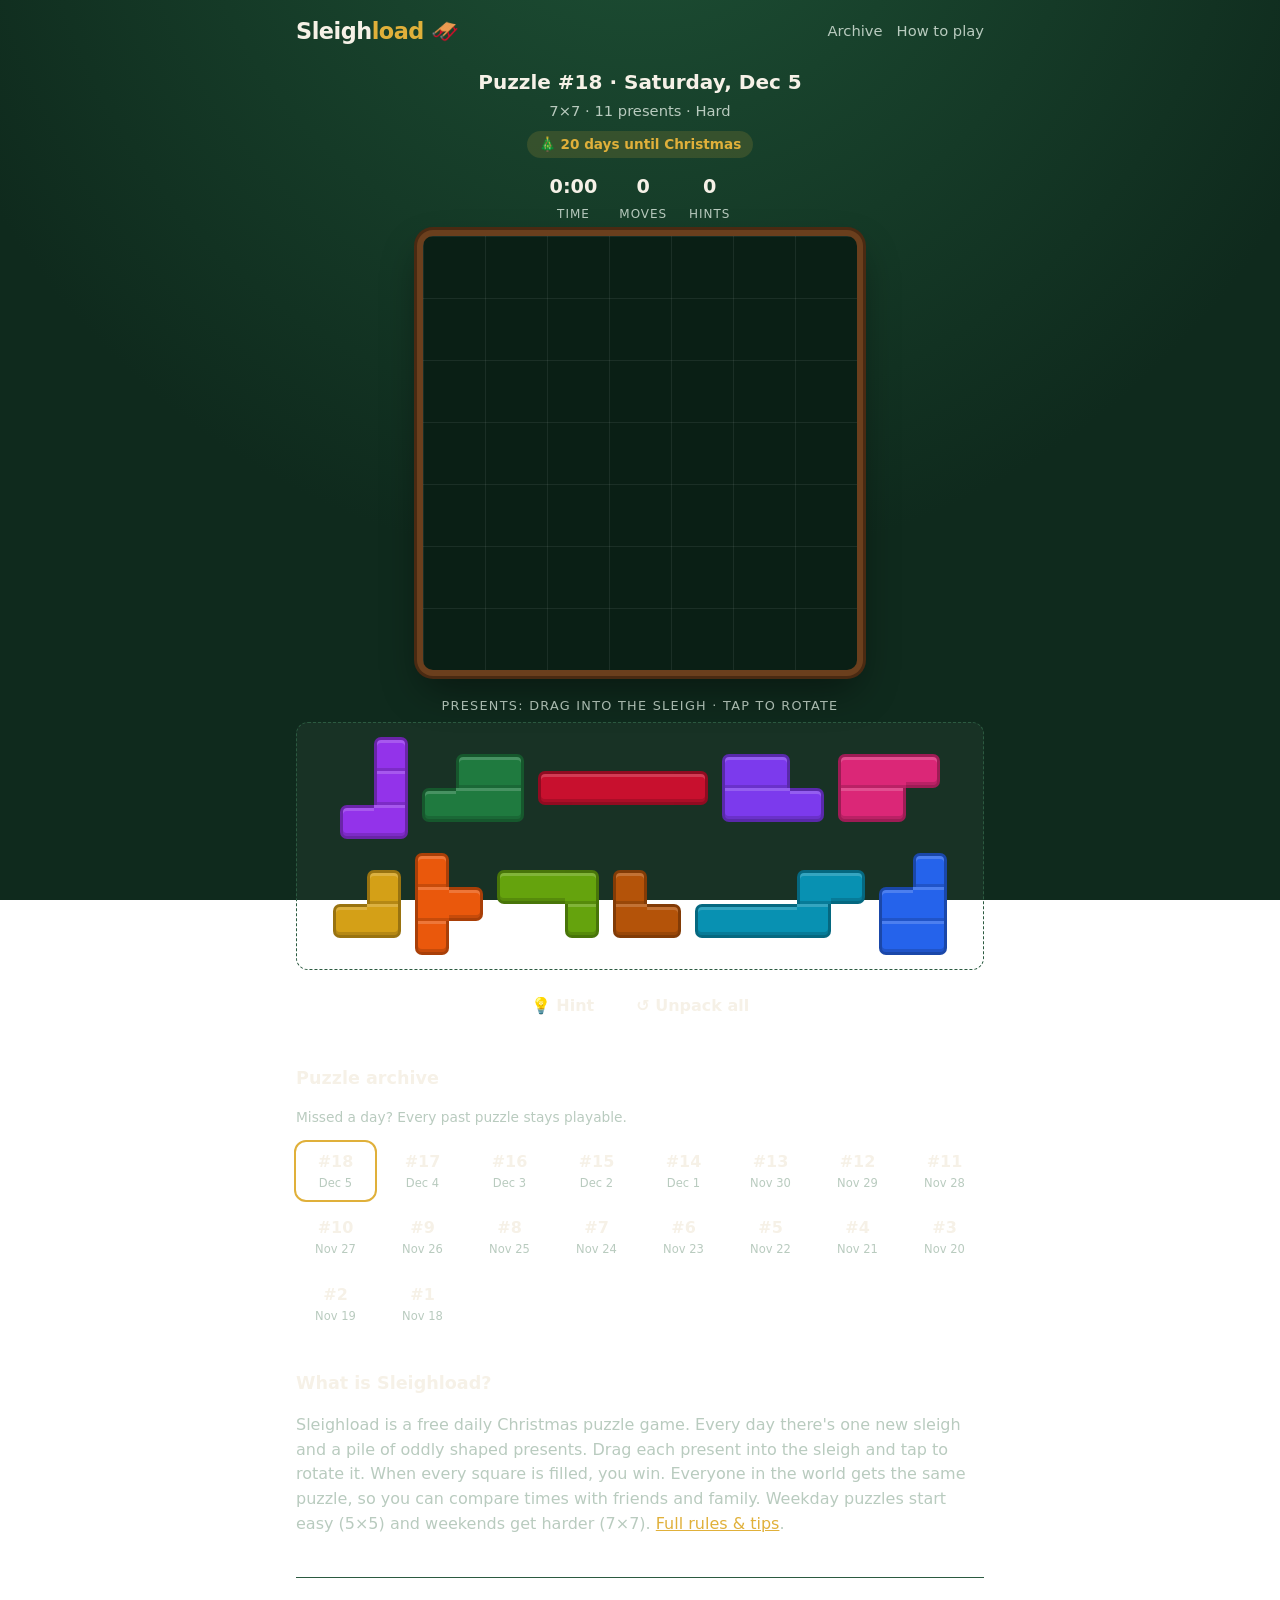
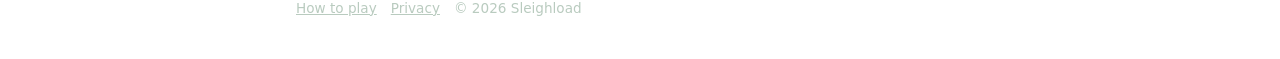
<file: index.html>
<!doctype html>
<html lang="en">
<head>
<meta charset="utf-8">
<meta name="viewport" content="width=device-width,initial-scale=1,maximum-scale=1">
<title>Sleighload: Free Daily Christmas Puzzle Game (Pack the Sleigh)</title>
<meta name="description" content="A new holiday puzzle every day. Pack every present into Santa's sleigh, beat the clock, and share your score. Free, no download, plays in your browser.">
<link rel="canonical" href="https://cersuna.github.io/sleighload/">
<meta property="og:type" content="website">
<meta property="og:title" content="Sleighload: a new Christmas puzzle every day 🛷">
<meta property="og:description" content="Pack every present into Santa's sleigh. Can you beat my time?">
<meta property="og:url" content="https://cersuna.github.io/sleighload/">
<meta property="og:image" content="https://cersuna.github.io/sleighload/og.png">
<meta name="twitter:card" content="summary_large_image">
<meta name="theme-color" content="#0f2a1d">
<link rel="icon" href="data:image/svg+xml,%3Csvg xmlns='http://www.w3.org/2000/svg' viewBox='0 0 64 64'%3E%3Crect width='64' height='64' rx='14' fill='%230f2a1d'/%3E%3Ctext x='32' y='44' font-size='38' text-anchor='middle'%3E🛷%3C/text%3E%3C/svg%3E">
<link rel="stylesheet" href="style.css">
<script type="application/ld+json">{"@context":"https://schema.org","@type":"VideoGame","name":"Sleighload","url":"https://cersuna.github.io/sleighload/","description":"Free daily Christmas packing puzzle. Fit every present into Santa's sleigh.","genre":["Puzzle","Casual"],"gamePlatform":"Web browser","applicationCategory":"Game","operatingSystem":"Any","offers":{"@type":"Offer","price":"0","priceCurrency":"USD"}}</script>
<!-- GA4: replace G-XXXX and uncomment
<script async src="https://www.googletagmanager.com/gtag/js?id=G-XXXX"></script>
<script>window.dataLayer=window.dataLayer||[];function gtag(){dataLayer.push(arguments)}gtag('js',new Date());gtag('config','G-XXXX');</script>
-->
<!-- ADSENSE: replace ca-pub-XXXX and uncomment (also add ads.txt)
<script async src="https://pagead2.googlesyndication.com/pagead/js/adsbygoogle.js?client=ca-pub-XXXX" crossorigin="anonymous"></script>
-->
</head>
<body>
<div class="wrap">
<header>
  <a class="logo" href="./">Sleigh<span>load</span> 🛷</a>
  <nav><a href="#archive-sec">Archive</a><a href="how-to-play/">How to play</a></nav>
</header>

<main>
  <div class="center">
    <h1 id="pTitle">Today's puzzle</h1>
    <p class="sub" id="pSize"></p>
    <span class="xmas" id="xmas"></span>
  </div>

  <div class="hud"><div><b id="time">0:00</b><span>time</span></div><div><b id="moves">0</b><span>moves</span></div><div><b id="hints">0</b><span>hints</span></div></div>

  <div id="board" aria-label="Sleigh: drop presents here"></div>

  <div id="win" class="win hidden">
    <h2>🎉 Sleigh packed!</h2>
    <p class="muted" style="margin:0">Santa's ready to fly.</p>
    <div class="winstats" id="winStats"></div>
    <button class="btn primary" id="shareBtn">Share my result</button>
    <p class="muted small" id="next"></p>
  </div>

  <div id="controls">
    <div class="tray-label">Presents: drag into the sleigh · tap to rotate</div>
    <div id="tray"></div>
    <div class="controls">
      <button class="btn" id="hintBtn">💡 Hint</button>
      <button class="btn" id="resetBtn">↺ Unpack all</button>
    </div>
  </div>

  <p class="sponsor" id="sponsor"></p>

  <section class="block" id="archive-sec">
    <h2>Puzzle archive</h2>
    <p class="muted small">Missed a day? Every past puzzle stays playable.</p>
    <div id="archive"></div>
  </section>

  <section class="block">
    <h2>What is Sleighload?</h2>
    <p class="muted">Sleighload is a free daily Christmas puzzle game. Every day there's one new sleigh and a pile of oddly shaped presents. Drag each present into the sleigh and tap to rotate it. When every square is filled, you win. Everyone in the world gets the same puzzle, so you can compare times with friends and family. Weekday puzzles start easy (5×5) and weekends get harder (7×7). <a href="how-to-play/">Full rules &amp; tips</a>.</p>
  </section>
</main>

<footer><a href="how-to-play/">How to play</a><a href="privacy/">Privacy</a><span>© 2026 Sleighload</span></footer>
</div>
<script src="config.js"></script>
<script src="game.js"></script>
</body>
</html>
</file>
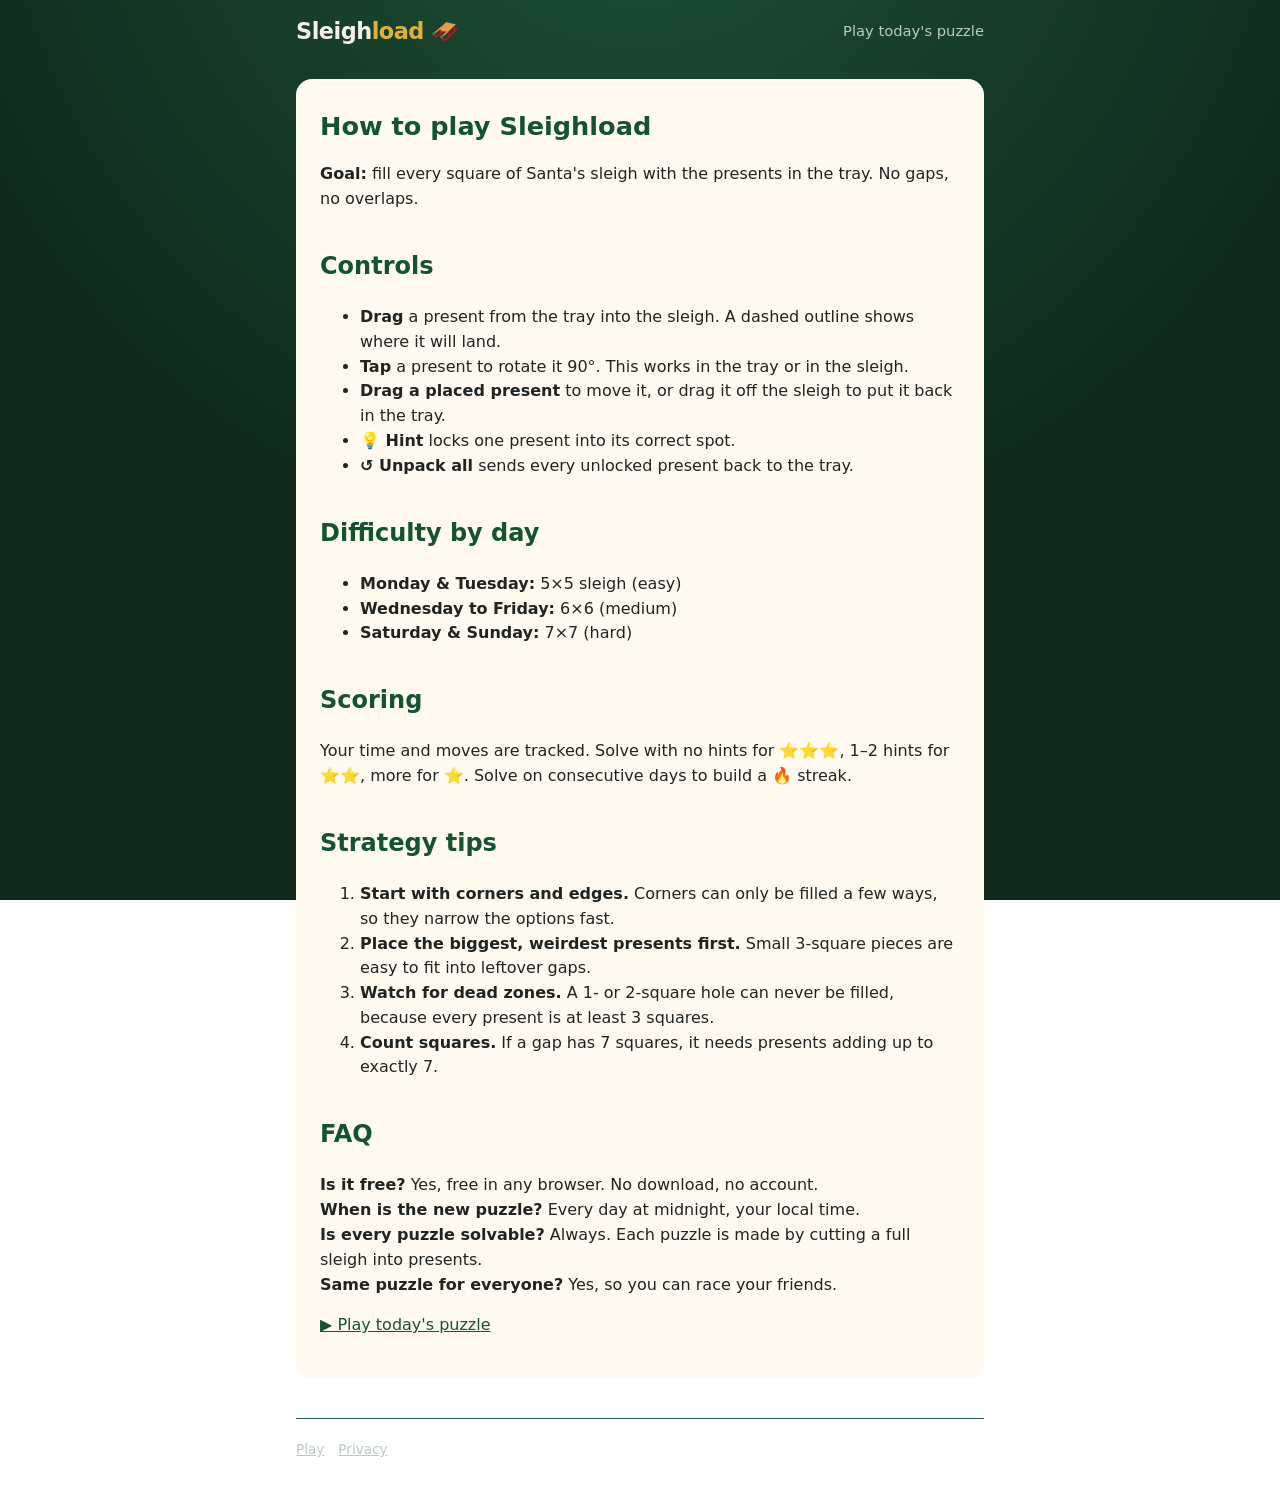
<file: how-to-play/index.html>
<!doctype html><html lang="en"><head><meta charset="utf-8"><meta name="viewport" content="width=device-width,initial-scale=1"><meta name="theme-color" content="#0f2a1d"><link rel="stylesheet" href="../style.css">
<title>How to Play Sleighload: Rules, Tips &amp; Strategy</title>
<meta name="description" content="How to play Sleighload, the free daily Christmas packing puzzle: rules, controls, difficulty by day, scoring stars, and strategy tips to pack faster.">
<link rel="canonical" href="https://cersuna.github.io/sleighload/how-to-play/">
<script type="application/ld+json">{"@context":"https://schema.org","@type":"FAQPage","mainEntity":[{"@type":"Question","name":"Is Sleighload free?","acceptedAnswer":{"@type":"Answer","text":"Yes. Sleighload is free to play in any web browser with no download or account."}},{"@type":"Question","name":"When does a new puzzle come out?","acceptedAnswer":{"@type":"Answer","text":"A new puzzle unlocks every day at midnight in your local time zone."}},{"@type":"Question","name":"Is every puzzle solvable?","acceptedAnswer":{"@type":"Answer","text":"Yes. Every puzzle is generated by cutting a full sleigh into presents, so a solution always exists."}},{"@type":"Question","name":"Does everyone get the same puzzle?","acceptedAnswer":{"@type":"Answer","text":"Yes, everyone gets the same puzzle each day, so you can compare times with friends."}}]}</script>
</head><body><div class="wrap">
<header><a class="logo" href="../">Sleigh<span>load</span> 🛷</a><nav><a href="../">Play today's puzzle</a></nav></header>
<article>
<h1>How to play Sleighload</h1>
<p><b>Goal:</b> fill every square of Santa's sleigh with the presents in the tray. No gaps, no overlaps.</p>
<h2>Controls</h2>
<ul><li><b>Drag</b> a present from the tray into the sleigh. A dashed outline shows where it will land.</li>
<li><b>Tap</b> a present to rotate it 90°. This works in the tray or in the sleigh.</li>
<li><b>Drag a placed present</b> to move it, or drag it off the sleigh to put it back in the tray.</li>
<li><b>💡 Hint</b> locks one present into its correct spot.</li>
<li><b>↺ Unpack all</b> sends every unlocked present back to the tray.</li></ul>
<h2>Difficulty by day</h2>
<ul><li><b>Monday &amp; Tuesday:</b> 5×5 sleigh (easy)</li><li><b>Wednesday to Friday:</b> 6×6 (medium)</li><li><b>Saturday &amp; Sunday:</b> 7×7 (hard)</li></ul>
<h2>Scoring</h2>
<p>Your time and moves are tracked. Solve with no hints for ⭐⭐⭐, 1–2 hints for ⭐⭐, more for ⭐. Solve on consecutive days to build a 🔥 streak.</p>
<h2>Strategy tips</h2>
<ol><li><b>Start with corners and edges.</b> Corners can only be filled a few ways, so they narrow the options fast.</li>
<li><b>Place the biggest, weirdest presents first.</b> Small 3-square pieces are easy to fit into leftover gaps.</li>
<li><b>Watch for dead zones.</b> A 1- or 2-square hole can never be filled, because every present is at least 3 squares.</li>
<li><b>Count squares.</b> If a gap has 7 squares, it needs presents adding up to exactly 7.</li></ol>
<h2>FAQ</h2>
<p><b>Is it free?</b> Yes, free in any browser. No download, no account.<br>
<b>When is the new puzzle?</b> Every day at midnight, your local time.<br>
<b>Is every puzzle solvable?</b> Always. Each puzzle is made by cutting a full sleigh into presents.<br>
<b>Same puzzle for everyone?</b> Yes, so you can race your friends.</p>
<p><a href="../">▶ Play today's puzzle</a></p>
</article>
<footer><a href="../">Play</a><a href="../privacy/">Privacy</a></footer></div></body></html>
</file>
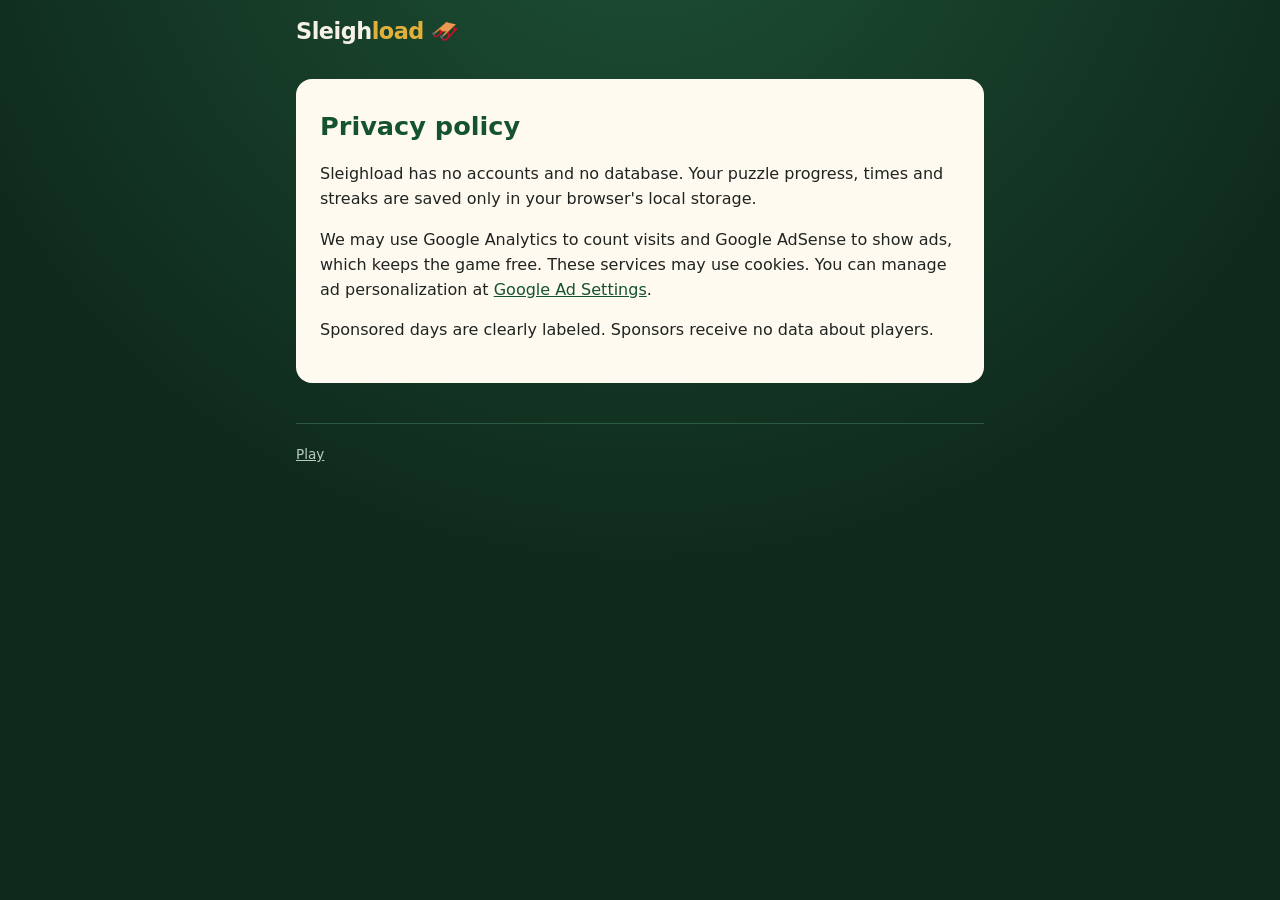
<file: privacy/index.html>
<!doctype html><html lang="en"><head><meta charset="utf-8"><meta name="viewport" content="width=device-width,initial-scale=1"><meta name="theme-color" content="#0f2a1d"><link rel="stylesheet" href="../style.css">
<title>Privacy | Sleighload</title><meta name="description" content="Sleighload privacy policy."><link rel="canonical" href="https://cersuna.github.io/sleighload/privacy/">
</head><body><div class="wrap">
<header><a class="logo" href="../">Sleigh<span>load</span> 🛷</a></header>
<article><h1>Privacy policy</h1>
<p>Sleighload has no accounts and no database. Your puzzle progress, times and streaks are saved only in your browser's local storage.</p>
<p>We may use Google Analytics to count visits and Google AdSense to show ads, which keeps the game free. These services may use cookies. You can manage ad personalization at <a href="https://adssettings.google.com">Google Ad Settings</a>.</p>
<p>Sponsored days are clearly labeled. Sponsors receive no data about players.</p></article>
<footer><a href="../">Play</a></footer></div></body></html>
</file>
<file: style.css>
:root{--bg:#0f2a1d;--bg2:#143826;--ink:#f6f1e7;--muted:#b9cbbf;--card:#fffaf0;--cink:#1f2421;--red:#c8102e;--gold:#e0b03a;--line:#2b5a40}
*{box-sizing:border-box}
html{-webkit-text-size-adjust:100%}
body{margin:0;background:radial-gradient(circle at 50% -20%,#1e5236,var(--bg) 60%) fixed;color:var(--ink);font:16px/1.55 system-ui,-apple-system,"Segoe UI",Roboto,sans-serif;min-height:100vh}
a{color:var(--gold)}
.wrap{max-width:720px;margin:0 auto;padding:0 16px}
header{display:flex;justify-content:space-between;align-items:center;padding:14px 0;gap:10px;flex-wrap:wrap}
.logo{font-weight:900;font-size:1.4rem;color:var(--ink);text-decoration:none;letter-spacing:-.5px}
.logo span{color:var(--gold)}
nav a{color:var(--muted);text-decoration:none;margin-left:14px;font-size:.92rem}
nav a:hover{color:var(--ink)}
.muted{color:var(--muted)}
.small{font-size:.86rem}
.center{text-align:center}
h1{font-size:1.25rem;margin:4px 0 0}
.sub{color:var(--muted);margin:2px 0 0;font-size:.92rem}
.xmas{display:inline-block;background:rgba(224,176,58,.15);color:var(--gold);border-radius:999px;padding:3px 12px;font-size:.85rem;font-weight:600;margin-top:8px}
.hud{display:flex;justify-content:center;gap:22px;margin:14px 0 10px;font-variant-numeric:tabular-nums}
.hud div{text-align:center}.hud b{display:block;font-size:1.2rem}.hud span{font-size:.75rem;color:var(--muted);text-transform:uppercase;letter-spacing:.08em}
#board{position:relative;margin:0 auto;background-color:#0a1f15;border-radius:10px;
  background-image:linear-gradient(rgba(255,255,255,.07) 1px,transparent 1px),linear-gradient(90deg,rgba(255,255,255,.07) 1px,transparent 1px);
  box-shadow:0 0 0 6px #6b3f1d,0 0 0 9px #4a2a12,0 18px 40px rgba(0,0,0,.45);touch-action:none}
#board.won{box-shadow:0 0 0 6px var(--gold),0 0 0 9px #8a6a14,0 0 40px rgba(224,176,58,.5)}
.piece{position:absolute;touch-action:none;cursor:grab}
.piece .blk{position:absolute;display:block;box-shadow:inset 0 -3px 0 rgba(0,0,0,.15),inset 0 3px 0 rgba(255,255,255,.18)}
.piece.locked{cursor:default}.piece.locked .blk{filter:saturate(.75)}
.piece.locked::after{content:"🔒";position:absolute;left:4px;top:2px;font-size:11px}
.floating{position:fixed;z-index:50;pointer-events:none;filter:drop-shadow(0 10px 14px rgba(0,0,0,.5));opacity:.95}
.ghost{position:absolute;pointer-events:none}
.ghost i{position:absolute;background:rgba(255,255,255,.18);outline:1px dashed rgba(255,255,255,.5);outline-offset:-3px}
.tray-label{margin:26px 0 6px;font-size:.8rem;text-transform:uppercase;letter-spacing:.1em;color:var(--muted);text-align:center}
#tray{display:flex;flex-wrap:wrap;gap:14px;justify-content:center;align-items:center;min-height:70px;padding:14px;background:rgba(255,255,255,.04);border:1px dashed var(--line);border-radius:12px}
.slot{position:relative}
.slot .piece{position:relative}
.controls{display:flex;justify-content:center;gap:10px;margin:14px 0}
.btn{border:0;border-radius:10px;padding:10px 16px;font:inherit;font-weight:700;cursor:pointer;background:rgba(255,255,255,.1);color:var(--ink);text-decoration:none;display:inline-block}
.btn:hover{background:rgba(255,255,255,.16)}
.btn.primary{background:var(--red);color:#fff;font-size:1.05rem;padding:13px 24px}
.btn.primary:hover{background:#a50d26}
.win{background:var(--card);color:var(--cink);border-radius:16px;padding:22px;margin:22px 0;text-align:center;box-shadow:0 18px 40px rgba(0,0,0,.35);animation:pop .4s ease}
.win h2{margin:0 0 4px;color:#14532d}
.winstats{display:flex;justify-content:center;gap:18px;margin:14px 0}
.winstats div{text-align:center}.winstats b{display:block;font-size:1.5rem}.winstats span{font-size:.75rem;color:#5d665f;text-transform:uppercase}
.win .muted{color:#5d665f}
@keyframes pop{from{transform:scale(.9);opacity:0}to{transform:scale(1);opacity:1}}
.sponsor{text-align:center;font-size:.85rem;color:var(--muted);margin:10px 0}
section.block{margin-top:36px}
section.block h2{font-size:1.1rem}
#archive{display:grid;grid-template-columns:repeat(auto-fill,minmax(78px,1fr));gap:8px}
.day{display:block;text-align:center;padding:8px 4px;border-radius:10px;background:rgba(255,255,255,.06);color:var(--ink);text-decoration:none;font-weight:700}
.day small{display:block;font-weight:500;color:var(--muted);font-size:.72rem}
.day.done{background:rgba(31,122,63,.45)}.day.cur{outline:2px solid var(--gold)}
.ad{margin:24px 0}
article{background:var(--card);color:var(--cink);border-radius:16px;padding:24px;margin:16px 0}
article a{color:#14532d}
article h1{font-size:1.6rem;color:#14532d}
article h2{color:#14532d;margin-top:1.5em}
footer{margin-top:40px;padding:20px 0 40px;border-top:1px solid var(--line);color:var(--muted);font-size:.85rem}
footer a{color:var(--muted);margin-right:14px}
.hidden{display:none!important}
.confetti{position:fixed;top:-10px;width:9px;height:14px;z-index:60;pointer-events:none;animation:fall linear forwards}
@keyframes fall{to{transform:translateY(105vh) rotate(720deg)}}
@media (max-width:480px){nav a{margin:0 12px 0 0}.hud{gap:16px}}
</file>
